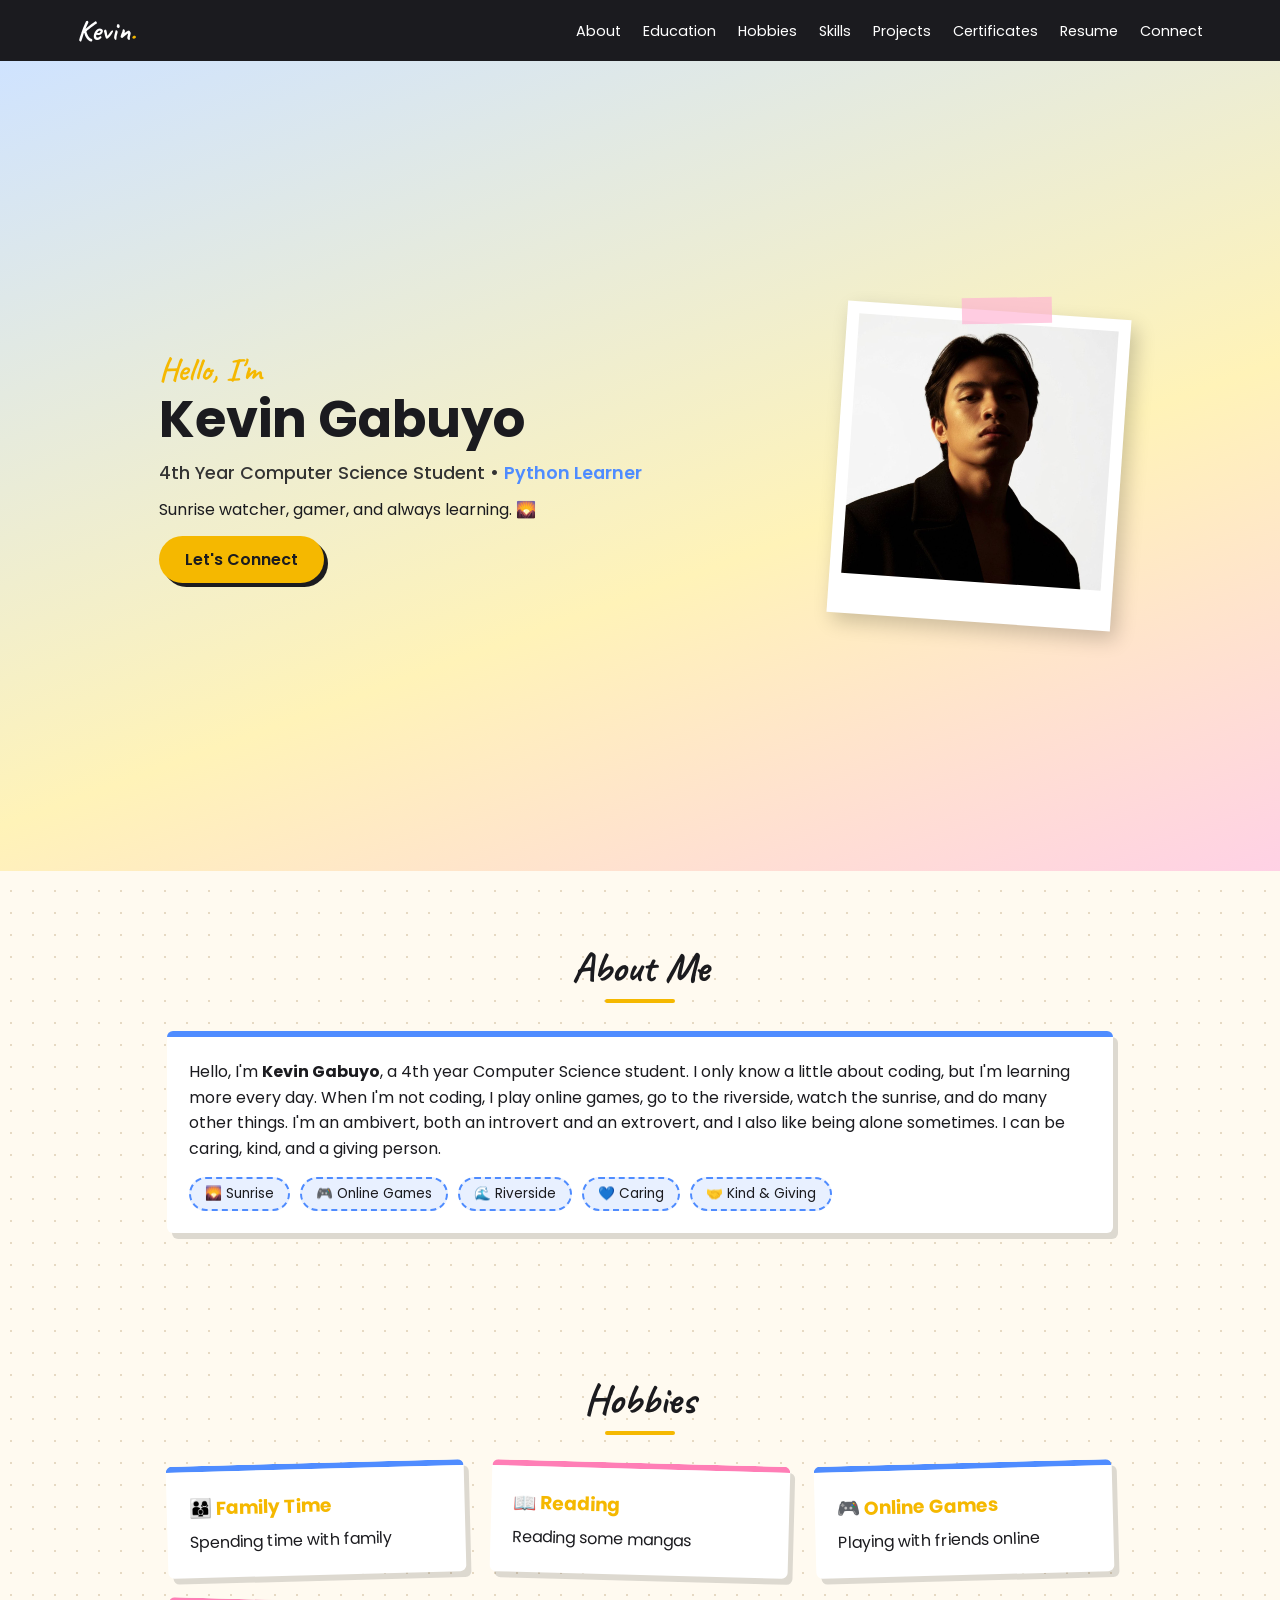
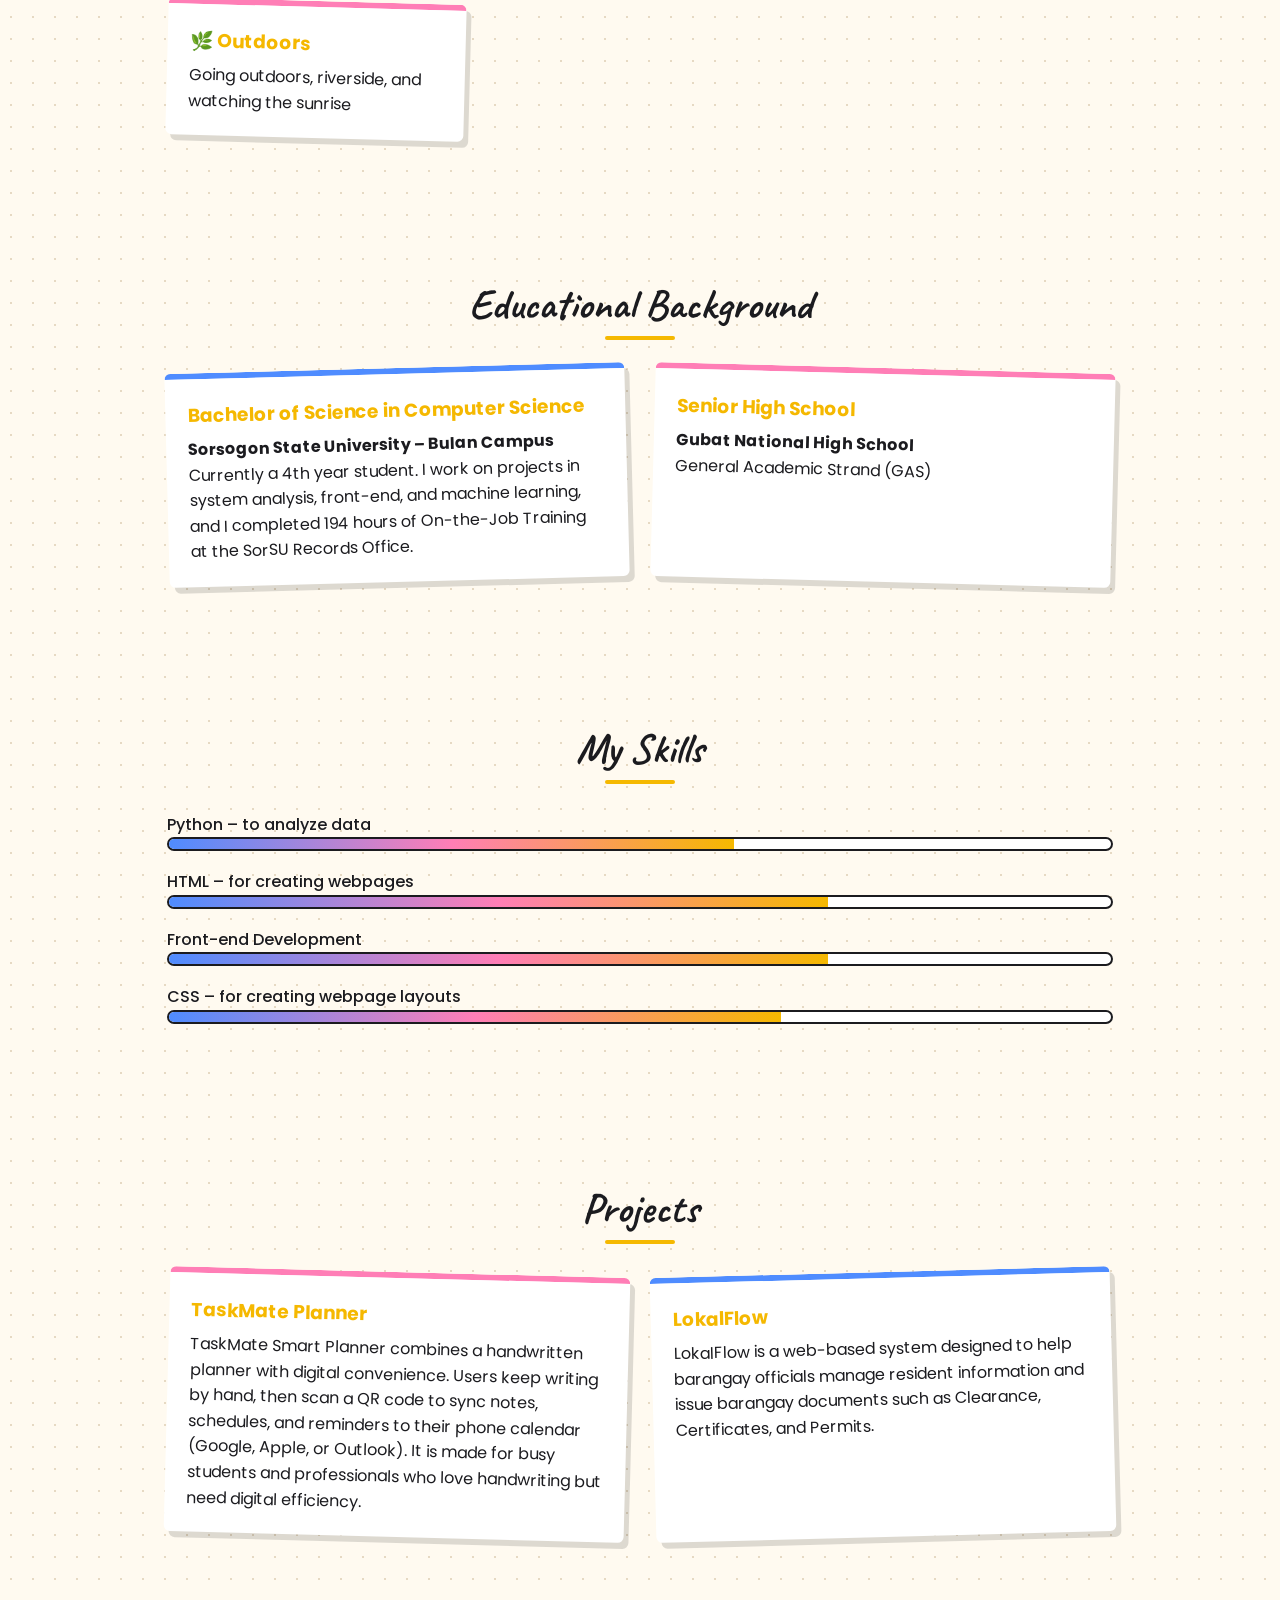
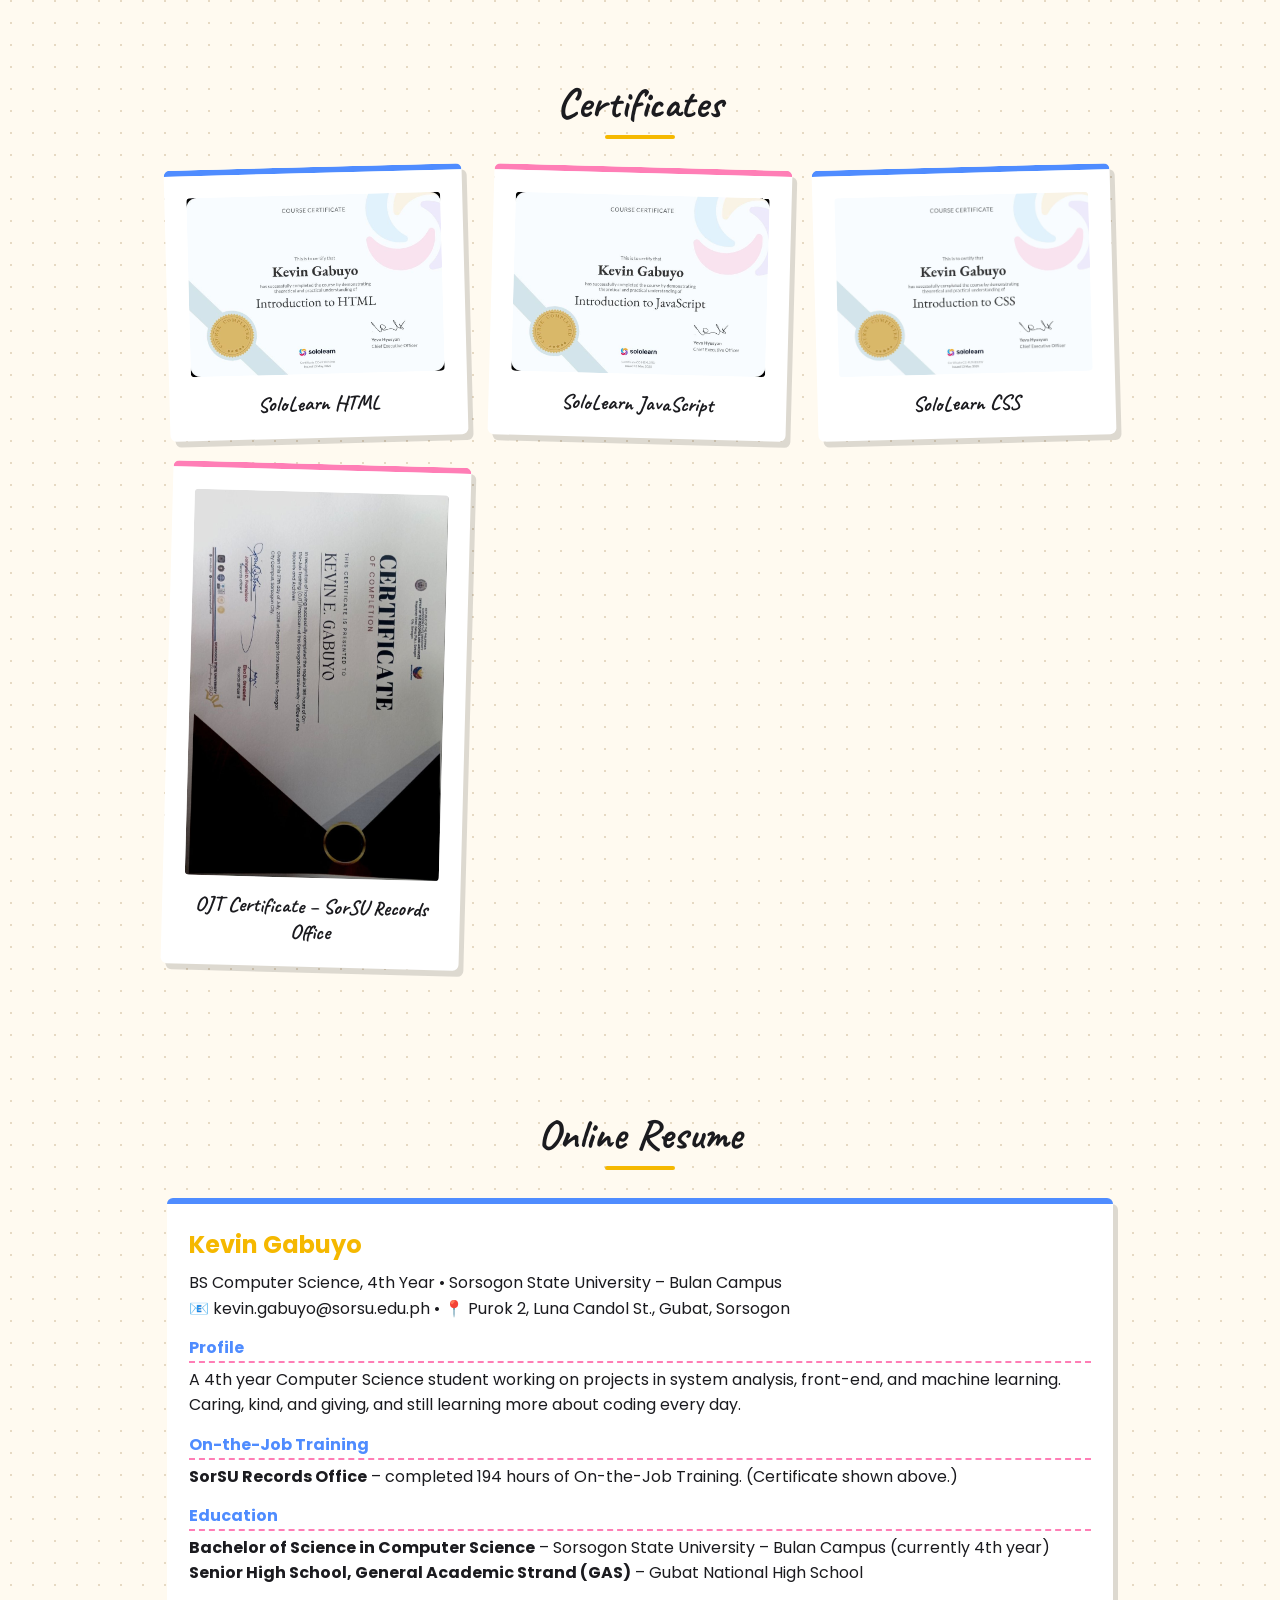
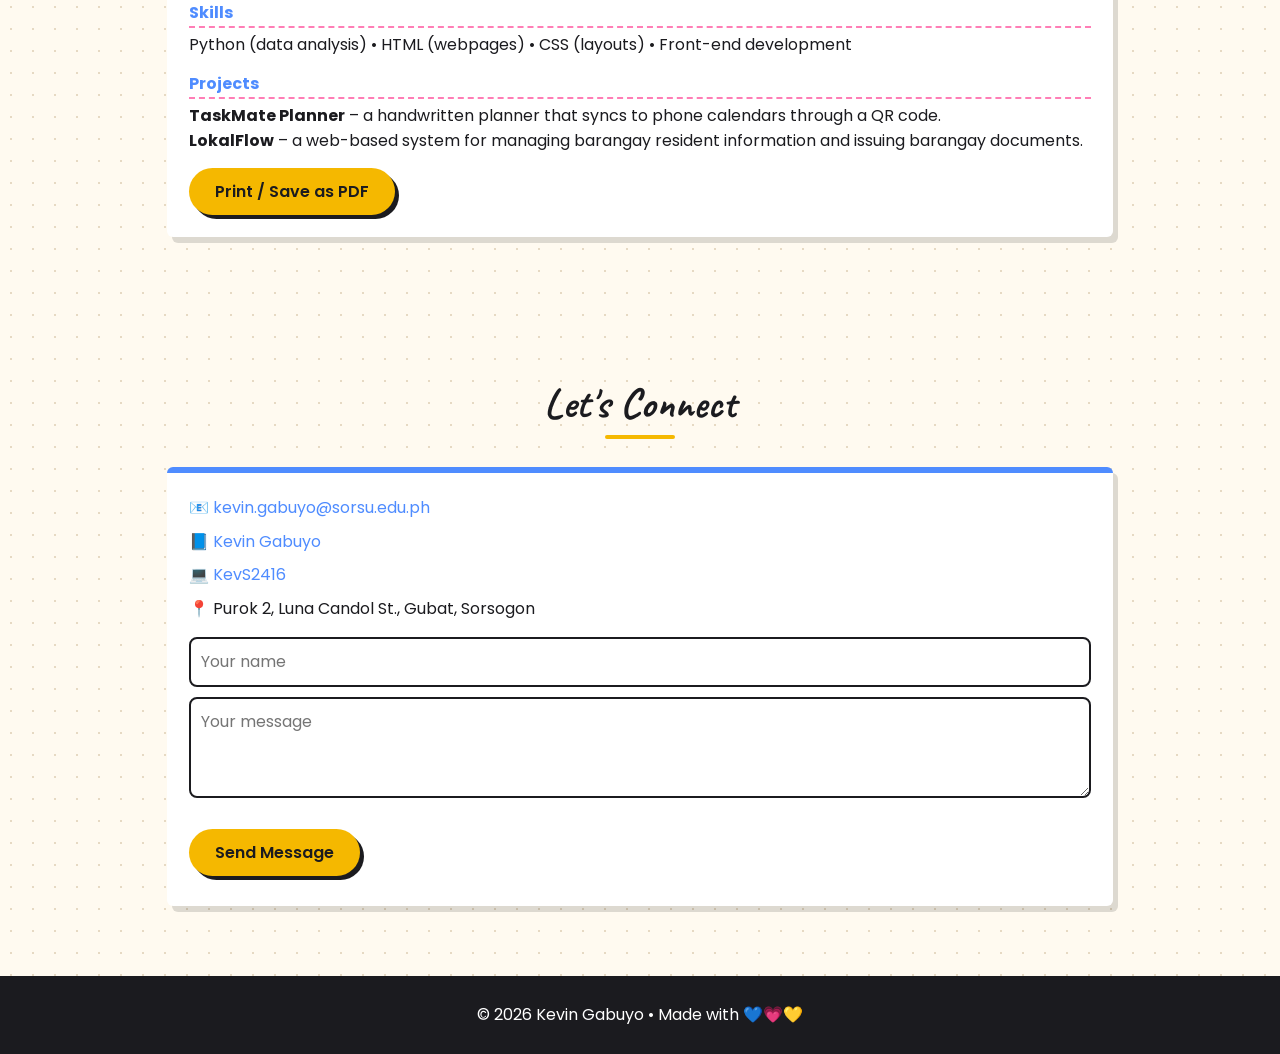
<file: portfolio-kevin/index.html>
<!DOCTYPE html>
<html lang="en">
<head>
<meta charset="UTF-8">
<meta name="viewport" content="width=device-width, initial-scale=1.0">
<title>Kevin Gabuyo | Portfolio</title>
<link rel="preconnect" href="https://fonts.googleapis.com">
<link href="https://fonts.googleapis.com/css2?family=Caveat:wght@600;700&family=Poppins:wght@400;500;600&display=swap" rel="stylesheet">
<link rel="stylesheet" href="style.css">
</head>
<body>

<nav class="nav">
  <a href="#home" class="logo">Kevin<span>.</span></a>
  <button id="menuBtn" aria-label="Menu">☰</button>
  <ul id="menu">
    <li><a href="#about">About</a></li>
    <li><a href="#education">Education</a></li>
    <li><a href="#hobbies">Hobbies</a></li>
    <li><a href="#skills">Skills</a></li>
    <li><a href="#projects">Projects</a></li>
    <li><a href="#certificates">Certificates</a></li>
    <li><a href="#resume">Resume</a></li>
    <li><a href="#contact">Connect</a></li>
  </ul>
</nav>

<header id="home" class="hero">
  <div class="hero-text">
    <p class="hand">Hello, I'm</p>
    <h1>Kevin Gabuyo</h1>
    <h2>4th Year Computer Science Student • <span id="typing"></span></h2>
    <p>Sunrise watcher, gamer, and always learning. 🌄</p>
    <a href="#contact" class="btn">Let's Connect</a>
  </div>
  <div class="photo-frame">
    <img src="images/profile.jpg" alt="Kevin Gabuyo" onerror="this.src='https://placehold.co/300x360?text=Your+Photo'">
  </div>
</header>

<section id="about" class="reveal">
  <h2 class="title">About Me</h2>
  <div class="card">
    <p>Hello, I'm <b>Kevin Gabuyo</b>, a 4th year Computer Science student. I only know a little about coding, but I'm learning more every day. When I'm not coding, I play online games, go to the riverside, watch the sunrise, and do many other things. I'm an ambivert, both an introvert and an extrovert, and I also like being alone sometimes. I can be caring, kind, and a giving person.</p>
    <div class="chips">
      <span>🌄 Sunrise</span><span>🎮 Online Games</span><span>🌊 Riverside</span>
      <span>💙 Caring</span><span>🤝 Kind &amp; Giving</span>
    </div>
  </div>
</section>

<section id="hobbies" class="reveal">
  <h2 class="title">Hobbies</h2>
  <div class="grid">
    <div class="card tilt1"><h3>👨‍👩‍👦 Family Time</h3><p>Spending time with family</p></div>
    <div class="card tilt2"><h3>📖 Reading</h3><p>Reading some mangas</p></div>
    <div class="card tilt1"><h3>🎮 Online Games</h3><p>Playing with friends online</p></div>
    <div class="card tilt2"><h3>🌿 Outdoors</h3><p>Going outdoors, riverside, and watching the sunrise</p></div>
  </div>
</section>

<section id="education" class="reveal">
  <h2 class="title">Educational Background</h2>
  <div class="grid">
    <div class="card tilt1"><h3>Bachelor of Science in Computer Science</h3><p><b>Sorsogon State University – Bulan Campus</b><br>Currently a 4th year student. I work on projects in system analysis, front-end, and machine learning, and I completed 194 hours of On-the-Job Training at the SorSU Records Office.</p></div>
    <div class="card tilt2"><h3>Senior High School</h3><p><b>Gubat National High School</b><br>General Academic Strand (GAS)</p></div>
  </div>
</section>

<section id="skills" class="reveal">
  <h2 class="title">My Skills</h2>
  <div class="skills">
    <div class="skill"><label>Python – to analyze data</label><div class="bar"><i data-w="60"></i></div></div>
    <div class="skill"><label>HTML – for creating webpages</label><div class="bar"><i data-w="70"></i></div></div>
    <div class="skill"><label>Front-end Development</label><div class="bar"><i data-w="70"></i></div></div>
    <div class="skill"><label>CSS – for creating webpage layouts</label><div class="bar"><i data-w="65"></i></div></div>
  </div>
</section>

<section id="projects" class="reveal">
  <h2 class="title">Projects</h2>
  <div class="grid">
    <div class="card tilt2"><h3>TaskMate Planner</h3><p>TaskMate Smart Planner combines a handwritten planner with digital convenience. Users keep writing by hand, then scan a QR code to sync notes, schedules, and reminders to their phone calendar (Google, Apple, or Outlook). It is made for busy students and professionals who love handwriting but need digital efficiency.</p></div>
    <div class="card tilt1"><h3>LokalFlow</h3><p>LokalFlow is a web-based system designed to help barangay officials manage resident information and issue barangay documents such as Clearance, Certificates, and Permits.</p></div>
  </div>
</section>

 <section id="certificates" class="reveal">
  <h2 class="title">Certificates</h2>
  <div class="grid">
    <figure class="card tilt1"><img src="images/cert1.jpg" alt="SoloLearn HTML" onerror="this.src='https://placehold.co/400x280?text=SoloLearn+HTML'"><figcaption>SoloLearn HTML</figcaption></figure>
    <figure class="card tilt2"><img src="images/cert2.jpg" alt="SoloLearn JavaScript" onerror="this.src='https://placehold.co/400x280?text=SoloLearn+JavaScript'"><figcaption>SoloLearn JavaScript</figcaption></figure>
    <figure class="card tilt1"><img src="images/cert3.jpg" alt="SoloLearn CSS" onerror="this.src='https://placehold.co/400x280?text=SoloLearn+CSS'"><figcaption>SoloLearn CSS</figcaption></figure>
    <figure class="card tilt2"><img src="images/cert4.jpg" alt="OJT Certificate" onerror="this.src='https://placehold.co/400x280?text=OJT+Certificate'"><figcaption>OJT Certificate – SorSU Records Office</figcaption></figure>
  </div>
</section>

<section id="resume" class="reveal">
  <h2 class="title">Online Resume</h2>
  <div class="card resume">
    <h3>Kevin Gabuyo</h3>
    <p>BS Computer Science, 4th Year • Sorsogon State University – Bulan Campus<br>
    📧 kevin.gabuyo@sorsu.edu.ph • 📍 Purok 2, Luna Candol St., Gubat, Sorsogon</p>
    <h4>Profile</h4>
    <p>A 4th year Computer Science student working on projects in system analysis, front-end, and machine learning. Caring, kind, and giving, and still learning more about coding every day.</p>
    <h4>On-the-Job Training</h4>
    <p><b>SorSU Records Office</b> – completed 194 hours of On-the-Job Training. (Certificate shown above.)</p>
    <h4>Education</h4>
    <p><b>Bachelor of Science in Computer Science</b> – Sorsogon State University – Bulan Campus (currently 4th year)<br>
    <b>Senior High School, General Academic Strand (GAS)</b> – Gubat National High School</p>
    <h4>Skills</h4>
    <p>Python (data analysis) • HTML (webpages) • CSS (layouts) • Front-end development</p>
    <h4>Projects</h4>
    <p><b>TaskMate Planner</b> – a handwritten planner that syncs to phone calendars through a QR code.<br>
    <b>LokalFlow</b> – a web-based system for managing barangay resident information and issuing barangay documents.</p>
    <button class="btn" onclick="window.print()">Print / Save as PDF</button>
  </div>
</section>

<section id="contact" class="reveal">
  <h2 class="title">Let's Connect</h2>
  <div class="card contact">
    <p>📧 <a href="mailto:kevin.gabuyo@sorsu.edu.ph">kevin.gabuyo@sorsu.edu.ph</a></p>
    <p>📘 <a href="https://www.facebook.com/kevin.gabuyo.5" target="_blank">Kevin Gabuyo</a></p>
    <p>💻 <a href="https://github.com/KevS2416" target="_blank">KevS2416</a></p>
    <p>📍 Purok 2, Luna Candol St., Gubat, Sorsogon</p>
    <form id="msgForm">
      <input id="name" placeholder="Your name" required>
      <textarea id="msg" rows="3" placeholder="Your message" required></textarea>
      <button class="btn">Send Message</button>
      <p id="status"></p>
    </form>
  </div>
</section>

<footer>© 2026 Kevin Gabuyo • Made with 💙💗💛</footer>
<script src="script.js"></script>
</body>
</html>
</file>
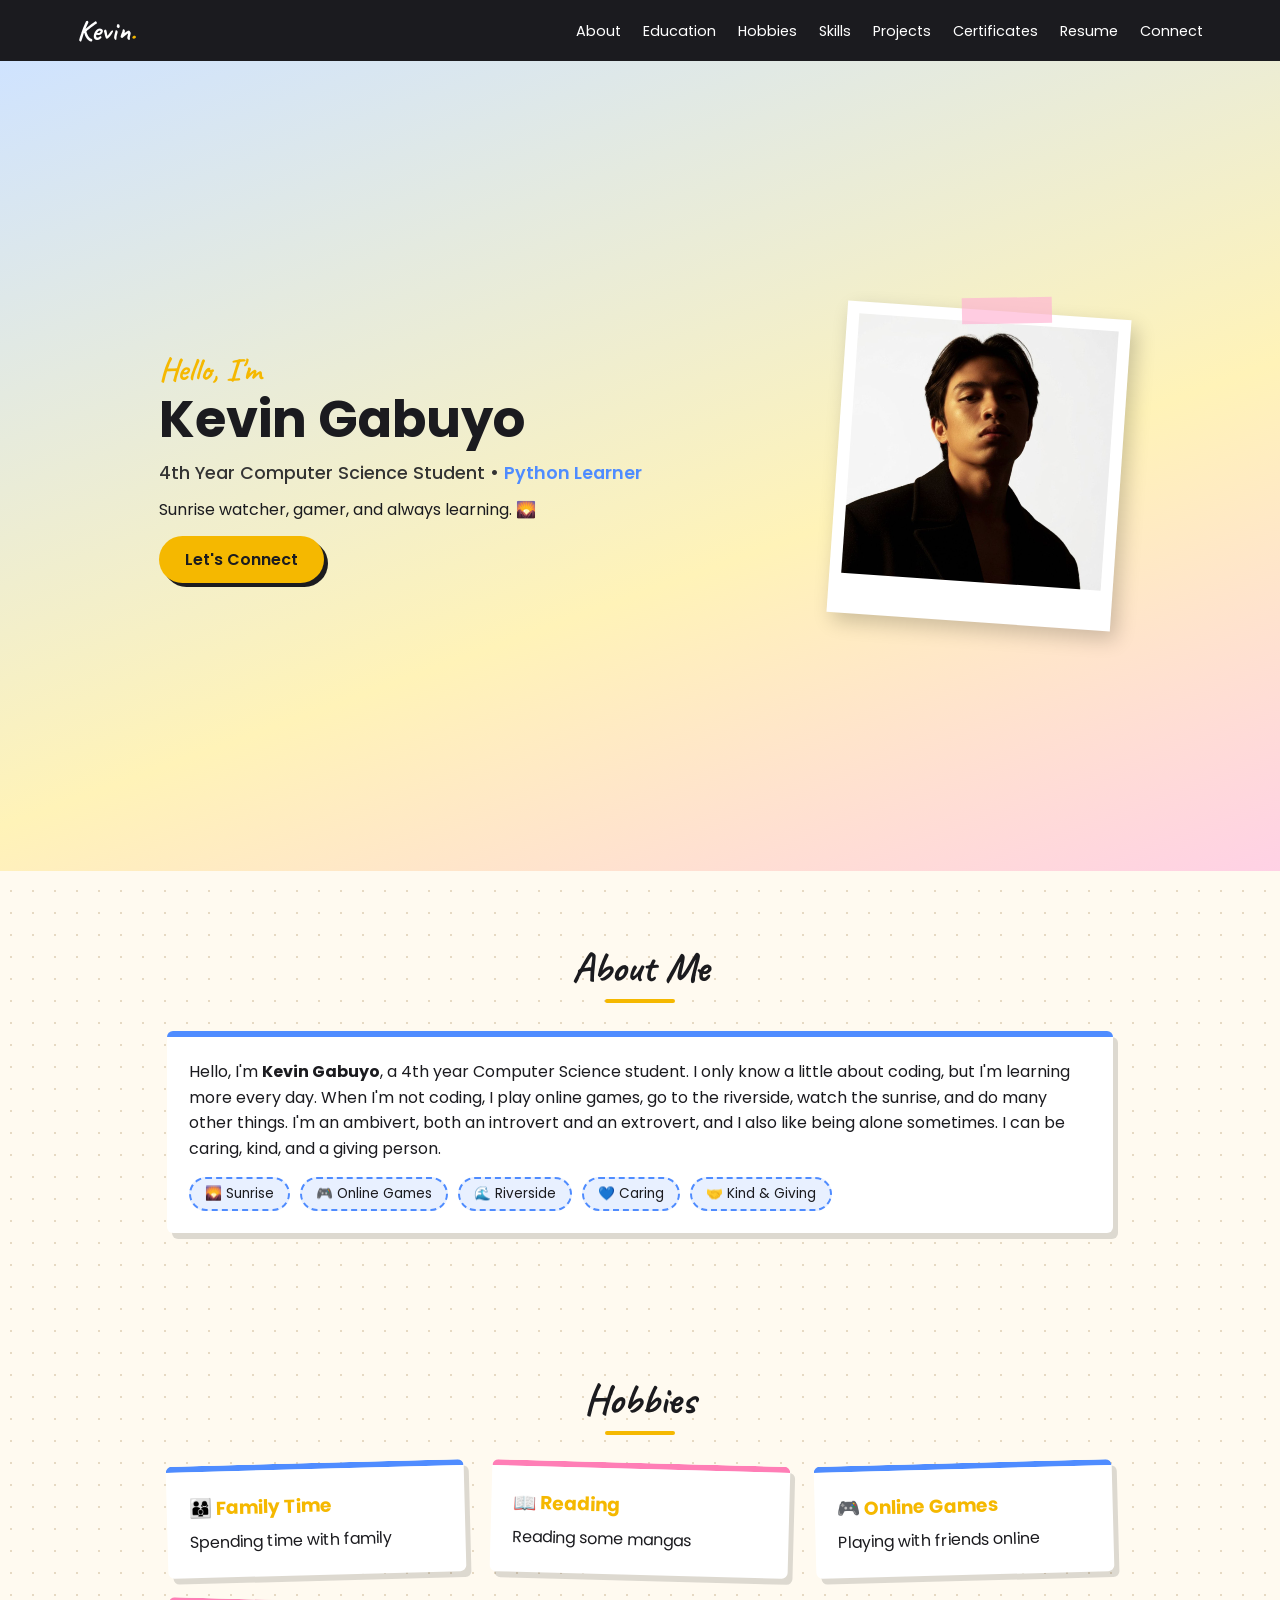
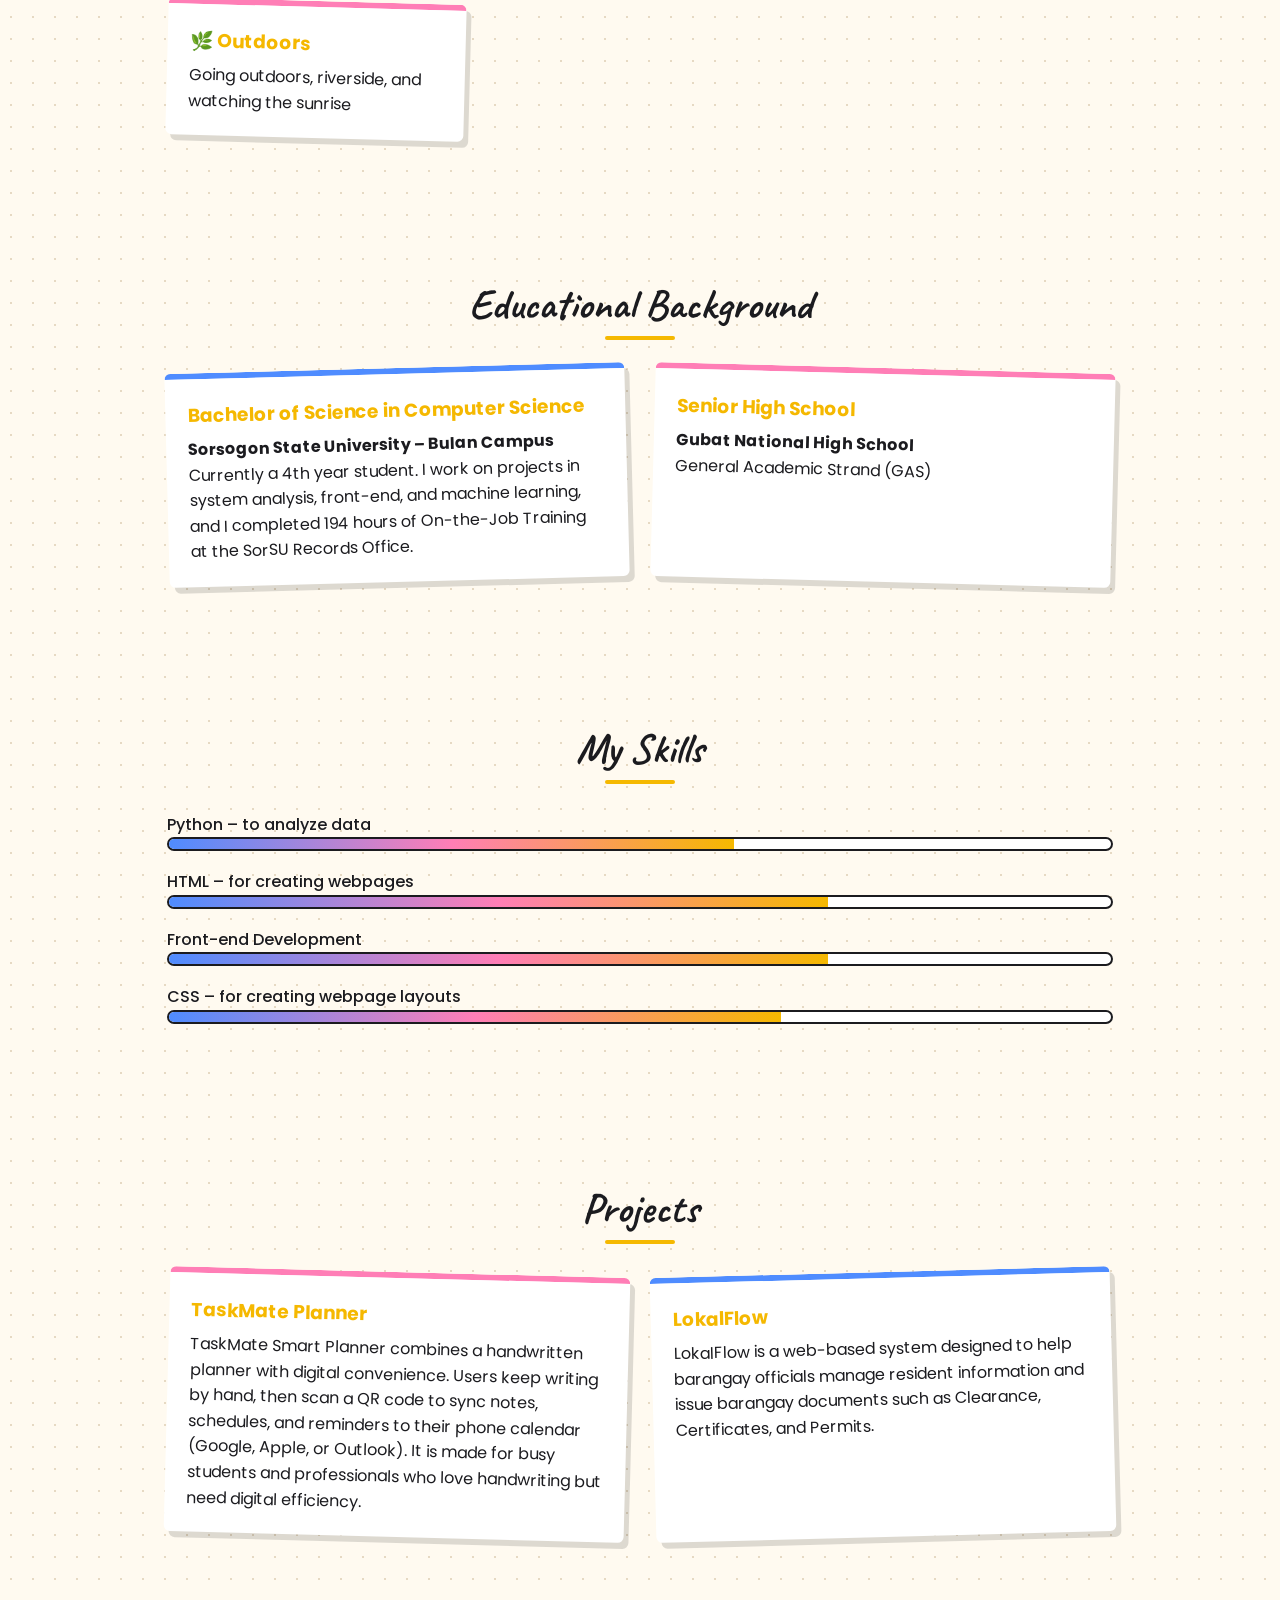
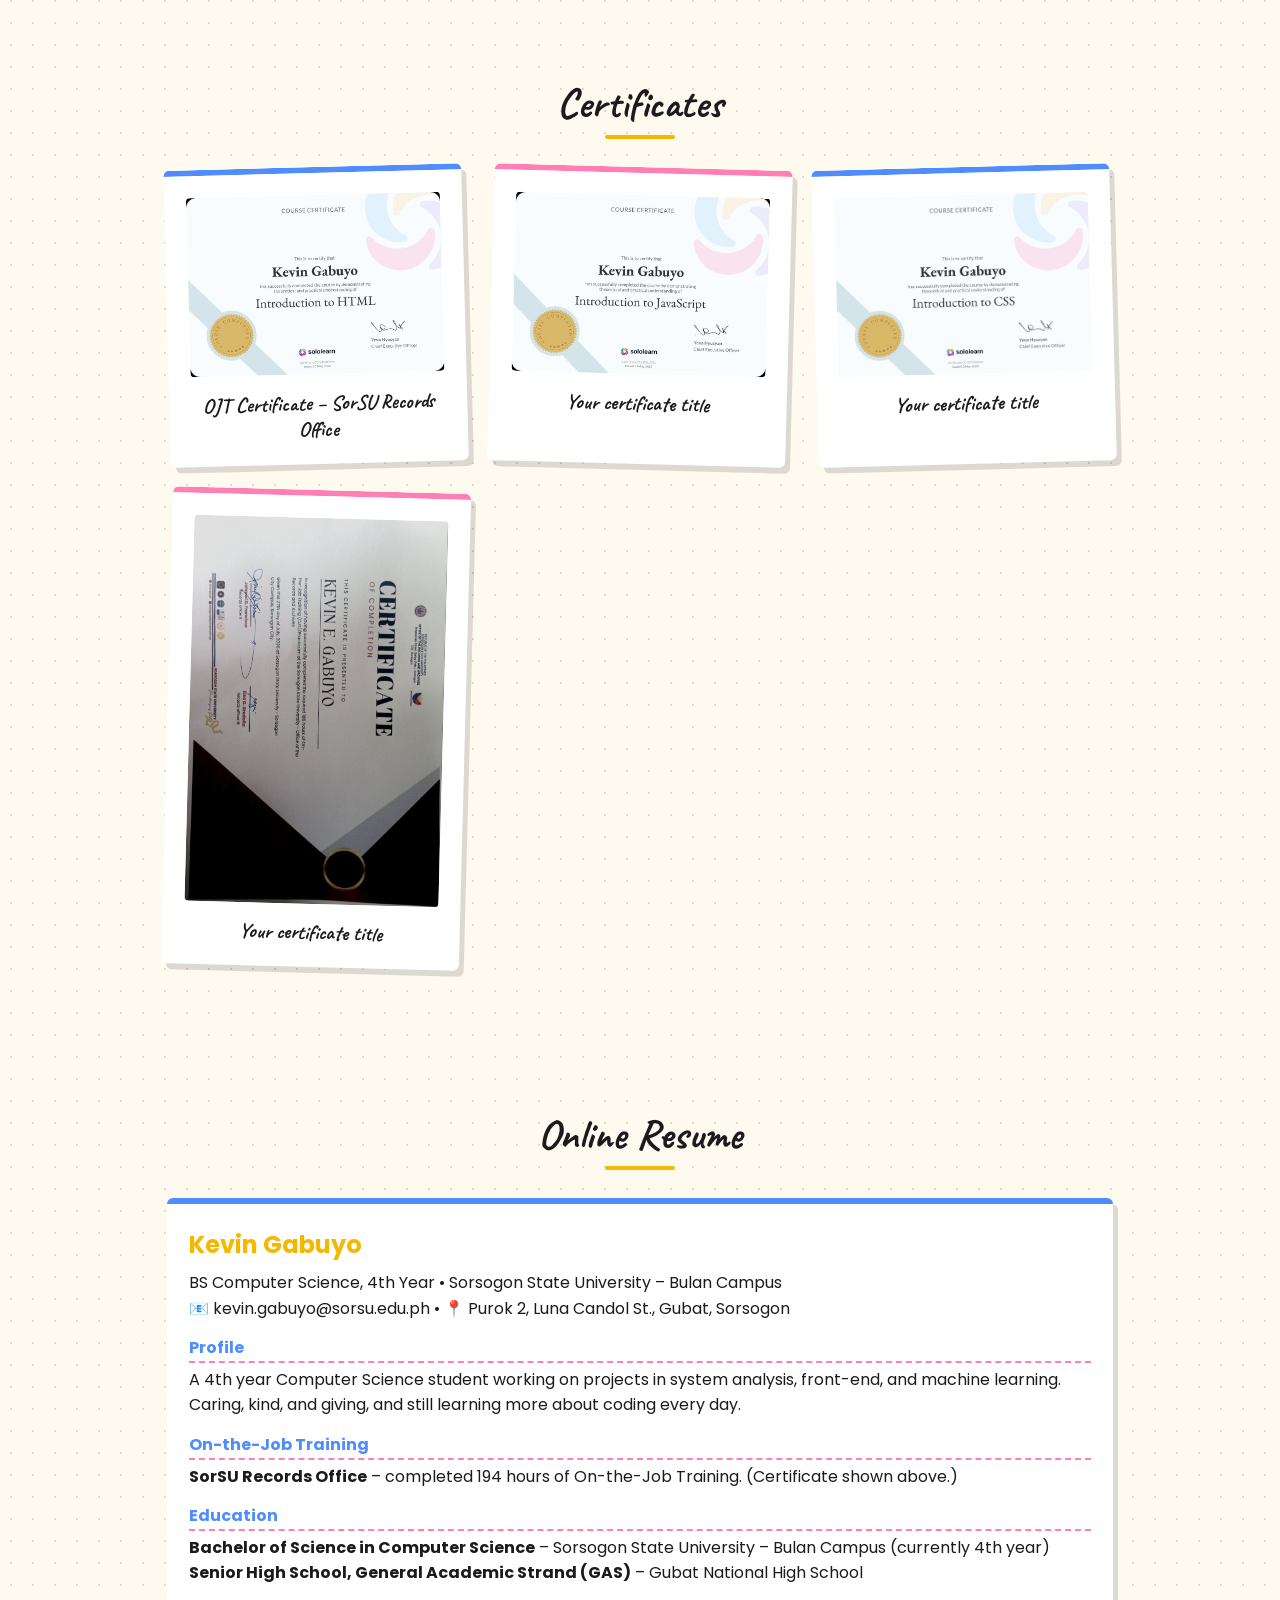
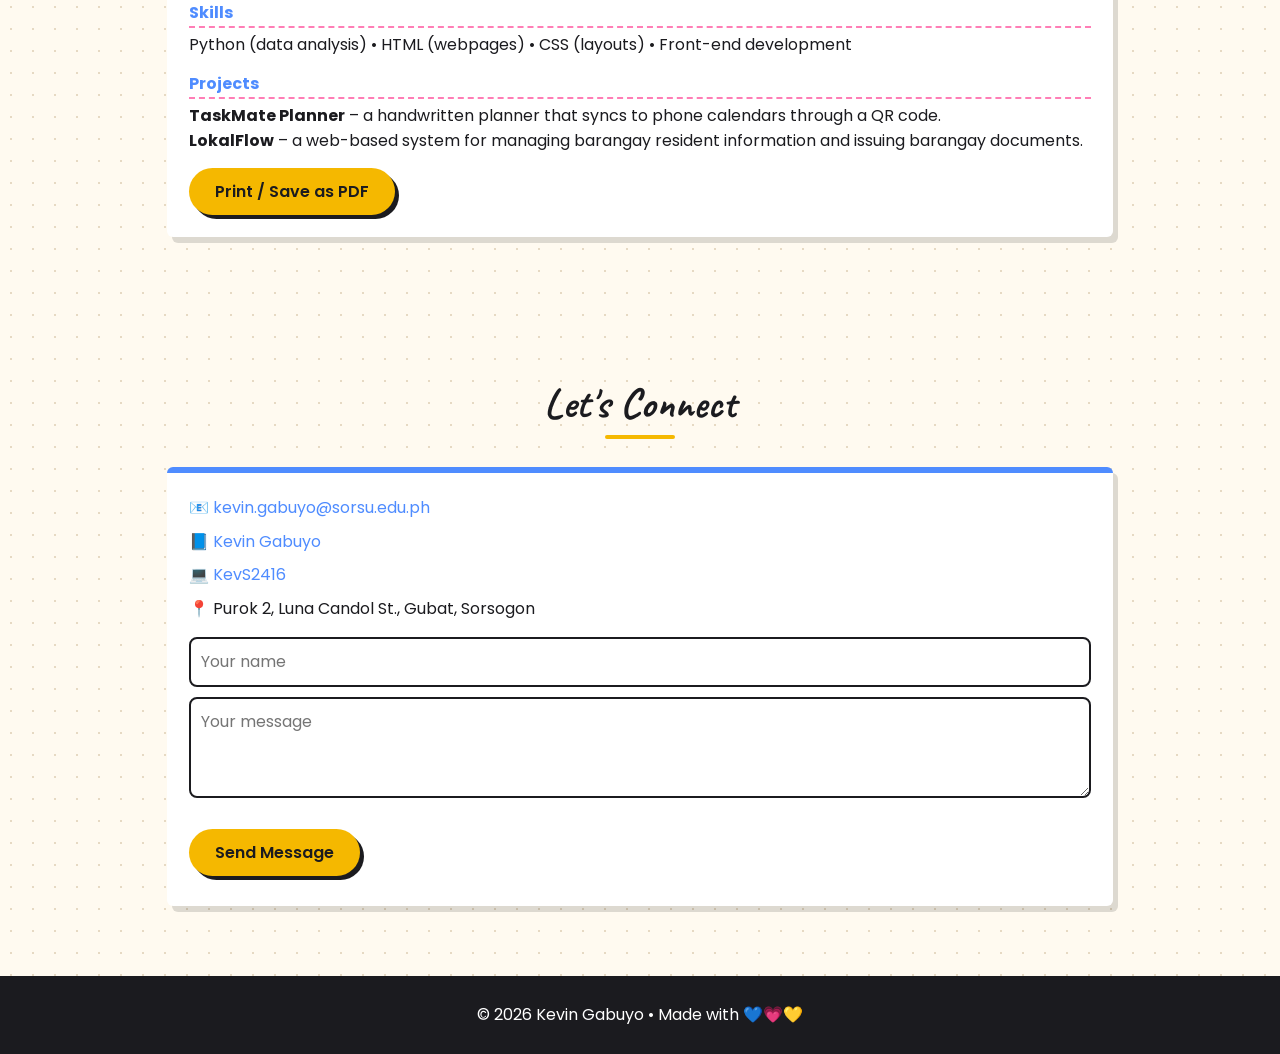
<file: portfolio-kevin/old.html>
<!DOCTYPE html>
<html lang="en">
<head>
<meta charset="UTF-8">
<meta name="viewport" content="width=device-width, initial-scale=1.0">
<title>Kevin Gabuyo | Portfolio</title>
<link rel="preconnect" href="https://fonts.googleapis.com">
<link href="https://fonts.googleapis.com/css2?family=Caveat:wght@600;700&family=Poppins:wght@400;500;600&display=swap" rel="stylesheet">
<link rel="stylesheet" href="style.css">
</head>
<body>

<nav class="nav">
  <a href="#home" class="logo">Kevin<span>.</span></a>
  <button id="menuBtn" aria-label="Menu">☰</button>
  <ul id="menu">
    <li><a href="#about">About</a></li>
    <li><a href="#education">Education</a></li>
    <li><a href="#hobbies">Hobbies</a></li>
    <li><a href="#skills">Skills</a></li>
    <li><a href="#projects">Projects</a></li>
    <li><a href="#certificates">Certificates</a></li>
    <li><a href="#resume">Resume</a></li>
    <li><a href="#contact">Connect</a></li>
  </ul>
</nav>

<header id="home" class="hero">
  <div class="hero-text">
    <p class="hand">Hello, I'm</p>
    <h1>Kevin Gabuyo</h1>
    <h2>4th Year Computer Science Student • <span id="typing"></span></h2>
    <p>Sunrise watcher, gamer, and always learning. 🌄</p>
    <a href="#contact" class="btn">Let's Connect</a>
  </div>
  <div class="photo-frame">
    <img src="images/profile.jpg" alt="Kevin Gabuyo" onerror="this.src='https://placehold.co/300x360?text=Your+Photo'">
  </div>
</header>

<section id="about" class="reveal">
  <h2 class="title">About Me</h2>
  <div class="card">
    <p>Hello, I'm <b>Kevin Gabuyo</b>, a 4th year Computer Science student. I only know a little about coding, but I'm learning more every day. When I'm not coding, I play online games, go to the riverside, watch the sunrise, and do many other things. I'm an ambivert, both an introvert and an extrovert, and I also like being alone sometimes. I can be caring, kind, and a giving person.</p>
    <div class="chips">
      <span>🌄 Sunrise</span><span>🎮 Online Games</span><span>🌊 Riverside</span>
      <span>💙 Caring</span><span>🤝 Kind &amp; Giving</span>
    </div>
  </div>
</section>

<section id="hobbies" class="reveal">
  <h2 class="title">Hobbies</h2>
  <div class="grid">
    <div class="card tilt1"><h3>👨‍👩‍👦 Family Time</h3><p>Spending time with family</p></div>
    <div class="card tilt2"><h3>📖 Reading</h3><p>Reading some mangas</p></div>
    <div class="card tilt1"><h3>🎮 Online Games</h3><p>Playing with friends online</p></div>
    <div class="card tilt2"><h3>🌿 Outdoors</h3><p>Going outdoors, riverside, and watching the sunrise</p></div>
  </div>
</section>

<section id="education" class="reveal">
  <h2 class="title">Educational Background</h2>
  <div class="grid">
    <div class="card tilt1"><h3>Bachelor of Science in Computer Science</h3><p><b>Sorsogon State University – Bulan Campus</b><br>Currently a 4th year student. I work on projects in system analysis, front-end, and machine learning, and I completed 194 hours of On-the-Job Training at the SorSU Records Office.</p></div>
    <div class="card tilt2"><h3>Senior High School</h3><p><b>Gubat National High School</b><br>General Academic Strand (GAS)</p></div>
  </div>
</section>

<section id="skills" class="reveal">
  <h2 class="title">My Skills</h2>
  <div class="skills">
    <div class="skill"><label>Python – to analyze data</label><div class="bar"><i data-w="60"></i></div></div>
    <div class="skill"><label>HTML – for creating webpages</label><div class="bar"><i data-w="70"></i></div></div>
    <div class="skill"><label>Front-end Development</label><div class="bar"><i data-w="70"></i></div></div>
    <div class="skill"><label>CSS – for creating webpage layouts</label><div class="bar"><i data-w="65"></i></div></div>
  </div>
</section>

<section id="projects" class="reveal">
  <h2 class="title">Projects</h2>
  <div class="grid">
    <div class="card tilt2"><h3>TaskMate Planner</h3><p>TaskMate Smart Planner combines a handwritten planner with digital convenience. Users keep writing by hand, then scan a QR code to sync notes, schedules, and reminders to their phone calendar (Google, Apple, or Outlook). It is made for busy students and professionals who love handwriting but need digital efficiency.</p></div>
    <div class="card tilt1"><h3>LokalFlow</h3><p>LokalFlow is a web-based system designed to help barangay officials manage resident information and issue barangay documents such as Clearance, Certificates, and Permits.</p></div>
  </div>
</section>

<section id="certificates" class="reveal">
  <h2 class="title">Certificates</h2>
  <div class="grid">
    <figure class="card tilt1"><img src="images/cert1.jpg" alt="Certificate 1" onerror="this.src='https://placehold.co/400x280?text=Certificate+1'"><figcaption>OJT Certificate – SorSU Records Office</figcaption></figure>
    <figure class="card tilt2"><img src="images/cert2.jpg" alt="Certificate 2" onerror="this.src='https://placehold.co/400x280?text=Certificate+2'"><figcaption>Your certificate title</figcaption></figure>
    <figure class="card tilt1"><img src="images/cert3.jpg" alt="Certificate 3" onerror="this.src='https://placehold.co/400x280?text=Certificate+3'"><figcaption>Your certificate title</figcaption></figure>
    <figure class="card tilt2"><img src="images/cert4.jpg" alt="Certificate 4" onerror="this.src='https://placehold.co/400x280?text=Certificate+4'"><figcaption>Your certificate title</figcaption></figure>
  </div>
</section>

<section id="resume" class="reveal">
  <h2 class="title">Online Resume</h2>
  <div class="card resume">
    <h3>Kevin Gabuyo</h3>
    <p>BS Computer Science, 4th Year • Sorsogon State University – Bulan Campus<br>
    📧 kevin.gabuyo@sorsu.edu.ph • 📍 Purok 2, Luna Candol St., Gubat, Sorsogon</p>
    <h4>Profile</h4>
    <p>A 4th year Computer Science student working on projects in system analysis, front-end, and machine learning. Caring, kind, and giving, and still learning more about coding every day.</p>
    <h4>On-the-Job Training</h4>
    <p><b>SorSU Records Office</b> – completed 194 hours of On-the-Job Training. (Certificate shown above.)</p>
    <h4>Education</h4>
    <p><b>Bachelor of Science in Computer Science</b> – Sorsogon State University – Bulan Campus (currently 4th year)<br>
    <b>Senior High School, General Academic Strand (GAS)</b> – Gubat National High School</p>
    <h4>Skills</h4>
    <p>Python (data analysis) • HTML (webpages) • CSS (layouts) • Front-end development</p>
    <h4>Projects</h4>
    <p><b>TaskMate Planner</b> – a handwritten planner that syncs to phone calendars through a QR code.<br>
    <b>LokalFlow</b> – a web-based system for managing barangay resident information and issuing barangay documents.</p>
    <button class="btn" onclick="window.print()">Print / Save as PDF</button>
  </div>
</section>

<section id="contact" class="reveal">
  <h2 class="title">Let's Connect</h2>
  <div class="card contact">
    <p>📧 <a href="mailto:kevin.gabuyo@sorsu.edu.ph">kevin.gabuyo@sorsu.edu.ph</a></p>
    <p>📘 <a href="https://www.facebook.com/kevin.gabuyo.5" target="_blank">Kevin Gabuyo</a></p>
    <p>💻 <a href="https://github.com/KevS2416" target="_blank">KevS2416</a></p>
    <p>📍 Purok 2, Luna Candol St., Gubat, Sorsogon</p>
    <form id="msgForm">
      <input id="name" placeholder="Your name" required>
      <textarea id="msg" rows="3" placeholder="Your message" required></textarea>
      <button class="btn">Send Message</button>
      <p id="status"></p>
    </form>
  </div>
</section>

<footer>© 2026 Kevin Gabuyo • Made with 💙💗💛</footer>
<script src="script.js"></script>
</body>
</html>
</file>
<file: portfolio-kevin/style.css>
:root{--sky:#4f8cff;--orange:#f5b800;--pink:#ff7eb6;--black:#1b1b1f;--paper:#fffaf0}
*{margin:0;padding:0;box-sizing:border-box}
html{scroll-behavior:smooth}
body{font-family:'Poppins',sans-serif;color:var(--black);line-height:1.6;
 background:var(--paper) radial-gradient(#e6d9c3 1px,transparent 1px) 0 0/22px 22px}
a{color:var(--sky);text-decoration:none}
.nav{position:sticky;top:0;z-index:10;display:flex;justify-content:space-between;align-items:center;
 padding:12px 6%;background:var(--black)}
.logo{font:700 1.8rem 'Caveat',cursive;color:#fff}.logo span{color:var(--orange)}
.nav ul{display:flex;gap:22px;list-style:none}
.nav ul a{color:#fff;font-size:.9rem}.nav ul a:hover{color:var(--orange)}
#menuBtn{display:none;background:none;border:0;color:#fff;font-size:1.6rem}
.hero{min-height:90vh;display:flex;align-items:center;justify-content:space-around;gap:30px;
 padding:50px 6%;flex-wrap:wrap;background:linear-gradient(160deg,#cfe3ff,#fff3b8 60%,#ffd1e5)}
.hand{font:700 2rem 'Caveat',cursive;color:var(--orange)}
.hero h1{font-size:clamp(2rem,5vw,3.2rem);line-height:1.15}
.hero h2{font-size:1.1rem;font-weight:500;margin:10px 0;color:#333}
#typing{color:var(--sky);font-weight:600}
.btn{display:inline-block;margin-top:14px;padding:11px 26px;border:0;border-radius:30px;cursor:pointer;
 background:var(--orange);color:#1b1b1f;font:600 1rem 'Poppins';box-shadow:4px 4px 0 var(--black)}
.btn:hover{background:var(--pink)}
.photo-frame{background:#fff;padding:12px 12px 40px;transform:rotate(4deg);box-shadow:6px 8px 20px #0003;position:relative}
.photo-frame::before{content:"";position:absolute;top:-14px;left:40%;width:90px;height:26px;background:#ffb3d3aa;transform:rotate(-5deg)}
.photo-frame img{width:260px;max-width:70vw;display:block}
section{padding:70px 6%;max-width:1100px;margin:auto}
.title{font:700 2.6rem 'Caveat',cursive;text-align:center;margin-bottom:28px;color:var(--black)}
.title::after{content:"";display:block;width:70px;height:4px;margin:6px auto 0;background:var(--orange);border-radius:4px}
.card{background:#fff;padding:22px;border-radius:6px;border-top:6px solid var(--sky);box-shadow:5px 6px 0 #0002}
.grid{display:grid;grid-template-columns:repeat(auto-fit,minmax(240px,1fr));gap:26px}
.tilt1{transform:rotate(-1.5deg)}.tilt2{transform:rotate(1.5deg);border-top-color:var(--pink)}
.card:hover{transform:rotate(0) scale(1.03);transition:.25s}
.card h3{color:var(--orange);margin-bottom:6px}
figure img{width:100%;border-radius:4px}figcaption{text-align:center;font:700 1.3rem 'Caveat';margin-top:8px}
.chips{display:flex;flex-wrap:wrap;gap:10px;margin-top:16px}
.chips span{background:#e8f0ff;border:2px dashed var(--sky);padding:4px 14px;border-radius:20px;font-size:.85rem}
.skill{margin-bottom:18px}.skill label{font-weight:500}
.bar{height:14px;background:#fff;border:2px solid var(--black);border-radius:10px;overflow:hidden}
.bar i{display:block;height:100%;width:0;background:linear-gradient(90deg,var(--sky),var(--pink),var(--orange));transition:width 1.4s}
.contact p{margin-bottom:8px}
form{margin-top:16px}
input,textarea{width:100%;padding:10px;margin-bottom:10px;border:2px solid var(--black);border-radius:8px;font:inherit}
#status{font-weight:600;color:var(--orange)}
footer{text-align:center;padding:26px;background:var(--black);color:#fff}
.reveal{opacity:0;transform:translateY(40px);transition:1s}.reveal.show{opacity:1;transform:none}
@media(max-width:760px){
 #menuBtn{display:block}
 .nav ul{display:none;position:absolute;top:100%;left:0;right:0;flex-direction:column;background:var(--black);padding:16px 6%}
 .nav ul.open{display:flex}
 .hero{text-align:center;justify-content:center}
}
.resume h3{font-size:1.5rem}.resume h4{margin:14px 0 4px;color:var(--sky);border-bottom:2px dashed var(--pink)}
@media print{.nav,.hero,section:not(#resume),footer,.btn{display:none!important}.reveal{opacity:1;transform:none}}
</file>
